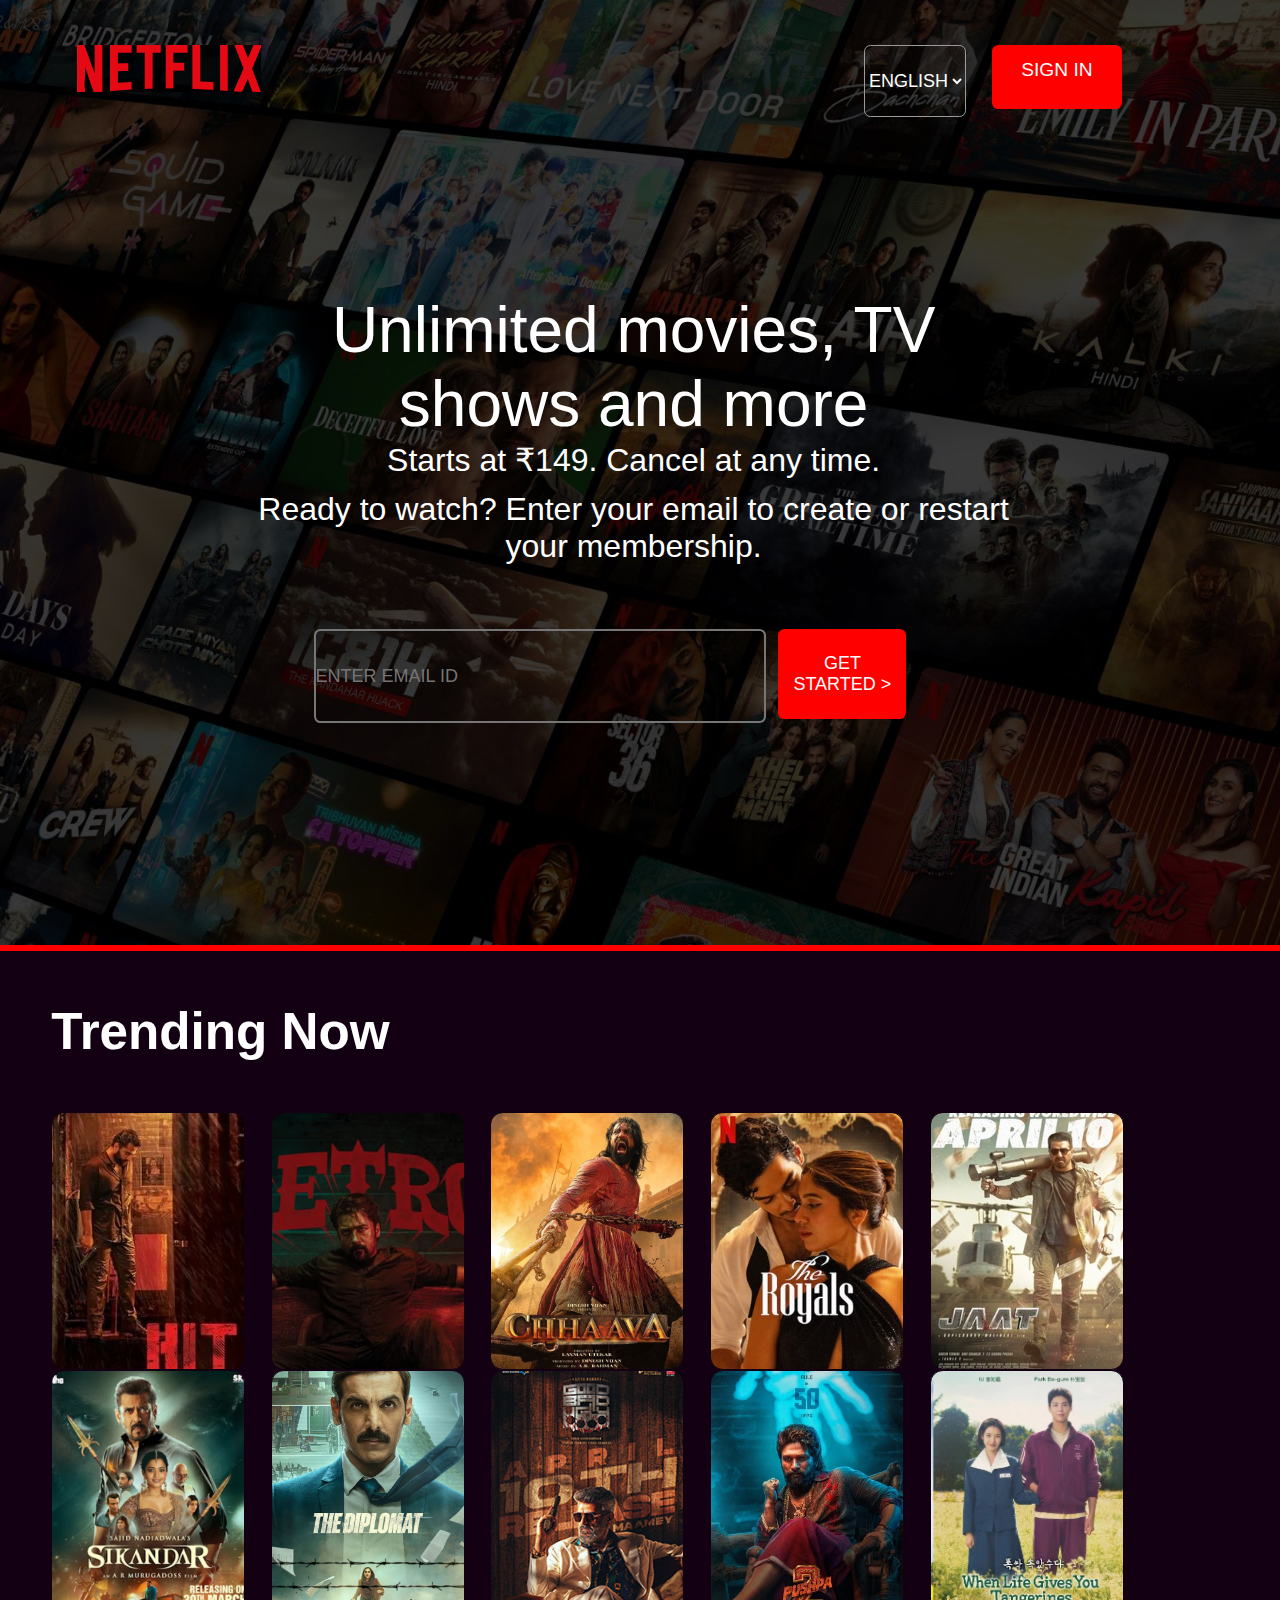
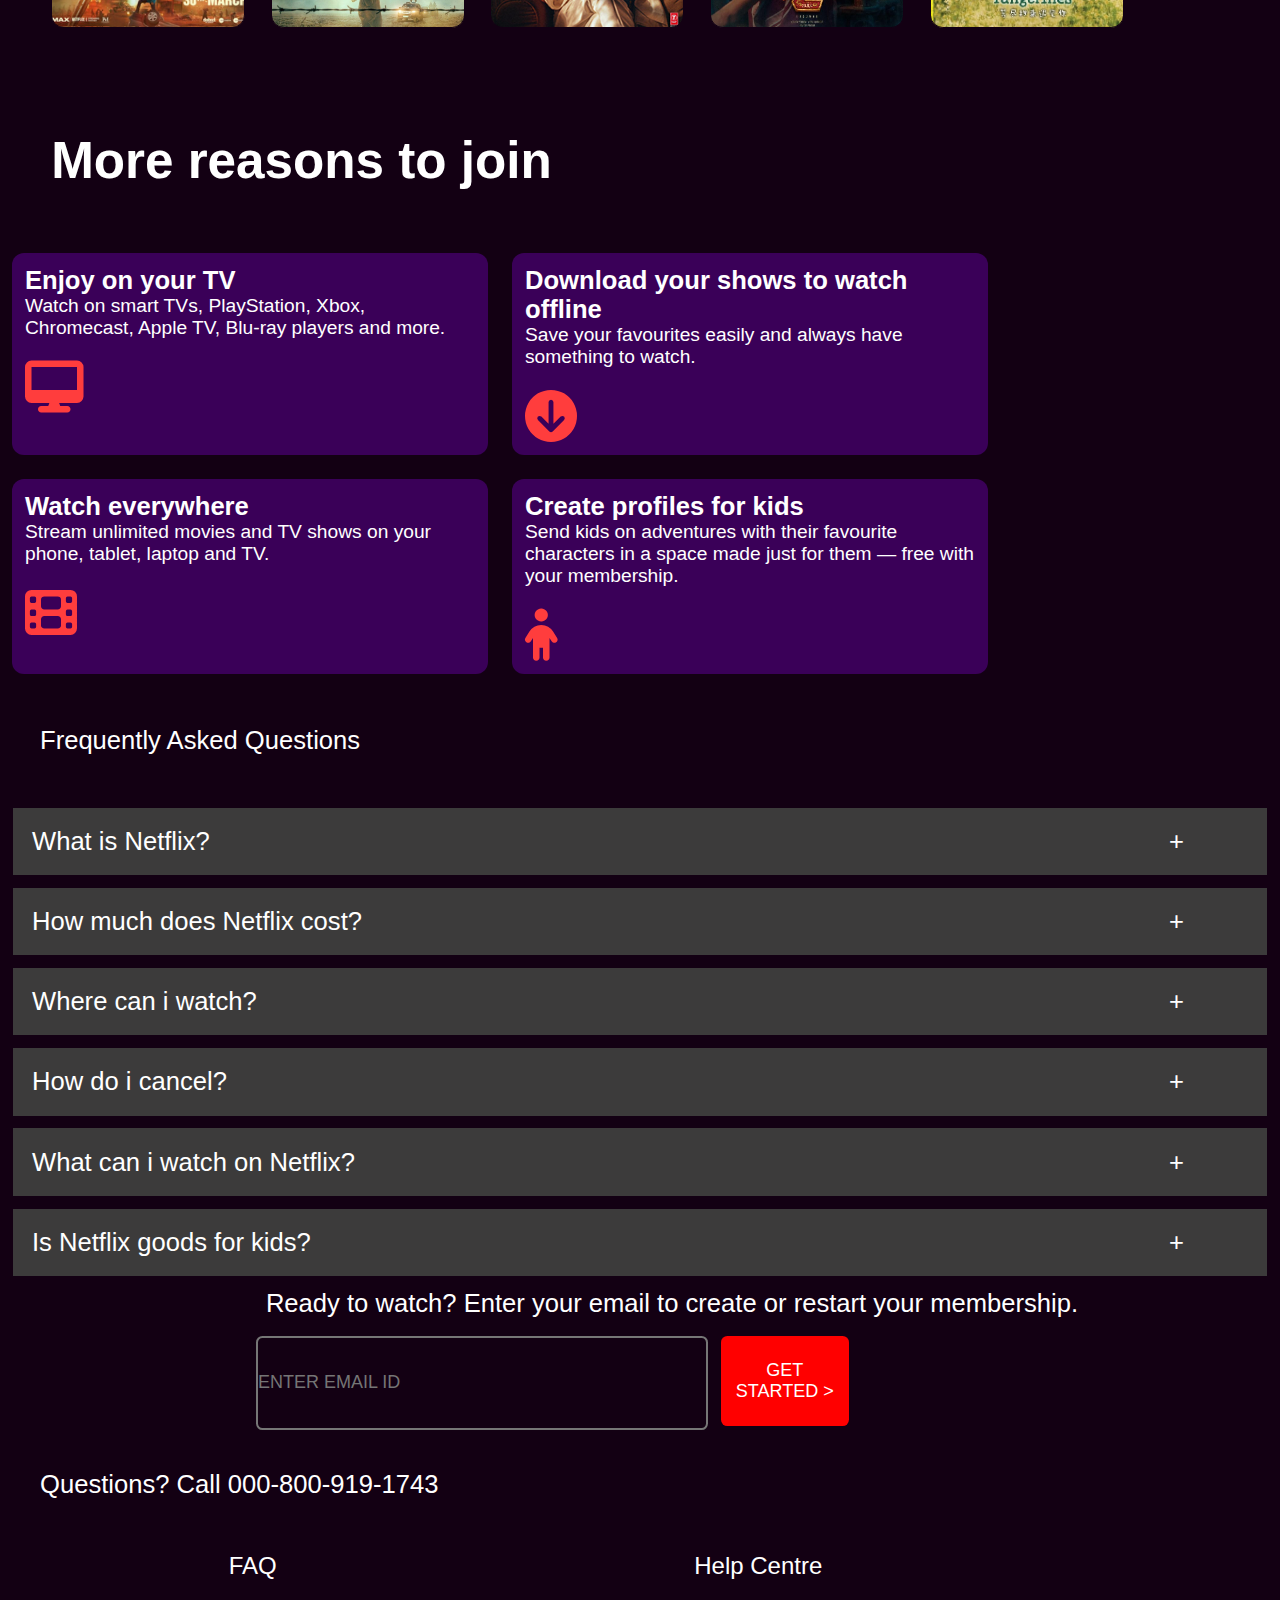
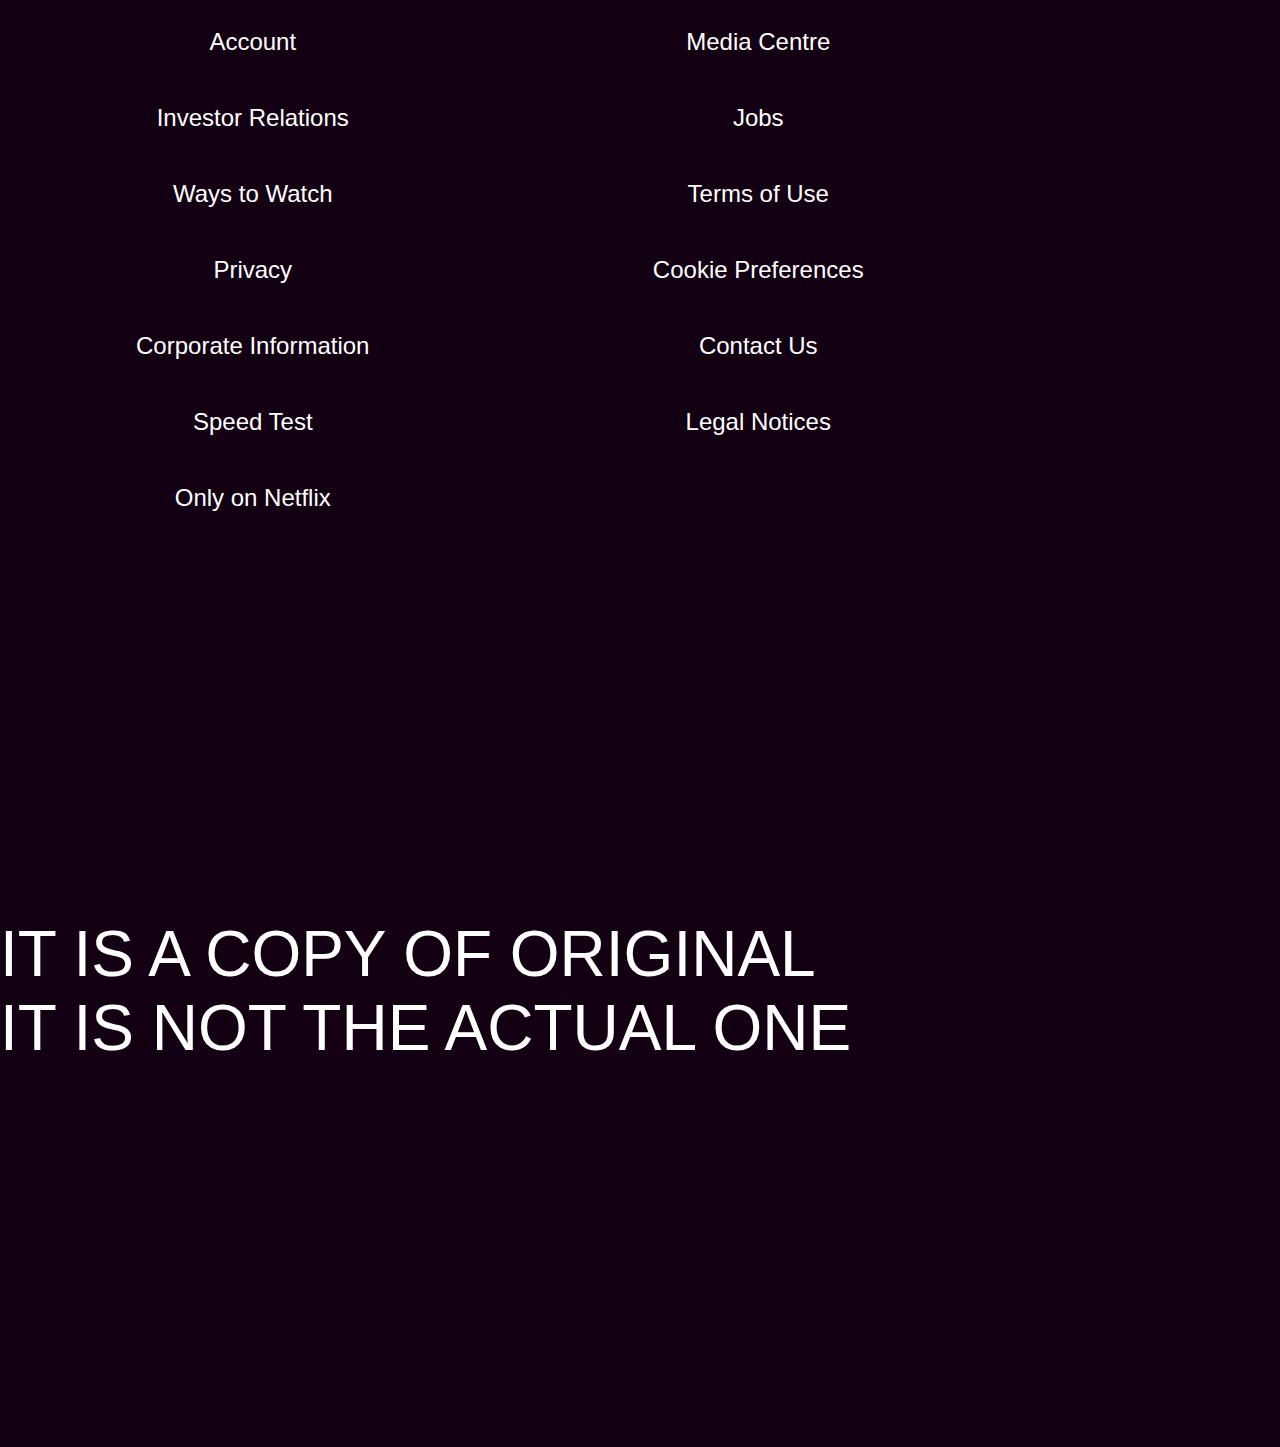
<file: index.html>
<!DOCTYPE html>
<html lang="en">

<head>
    <meta charset="UTF-8">
    <meta name="viewport" content="width=device-width, initial-scale=1.0">
    <title>Document</title>
    <link rel="stylesheet" href="./core/style.css">
    <link rel="stylesheet" href="https://cdnjs.cloudflare.com/ajax/libs/font-awesome/6.5.0/css/all.min.css">
</head>

<body>
    <div class="container">
        <div class="cont1box">
            <div class="box11">
                <div class="box111"><img src="./core/asset/Screenshot 2024-10-20 204530.png" alt=""></div>
            </div>
            <div class="box12">
                <div class="box121"><select name="language" id="language">
                        <option value="ENGLISH"><i class="fa-light fa-language"></i>ENGLISH</option>
                        <option value="HINDI"><i class="fa-light fa-language"></i>HINDI</option>
                    </select></div>
                <div class="box122"><a href="./core/htmlf/signin.html" target="_blank" class="signin">SIGN IN</a></div>
            </div>
        </div>
        <div class="box13">
            <div class="box13x">
                <div class="box131">Unlimited movies, TV shows and more</div>
                <div class="box132">Starts at ₹149. Cancel at any time.</div>
                <div class="box133">Ready to watch? Enter your email to create or restart your membership.</div>
                <div class="loginst">
                    <div><input type="text" id="email" name="email" placeholder="ENTER EMAIL ID"></div>
                    <div><button class="getstarted">GET STARTED ></button></div>
                </div>
            </div>
        </div>
    </div>
    <hr>
    <div class="cont2">
        <div class="box21">
            <h1>Trending Now</h1>
        </div>
        <div class="box22">
            <div class="boxmovie boxmovie1"></div>
            <div class="boxmovie boxmovie2"></div>
            <div class="boxmovie boxmovie3"></div>
            <div class="boxmovie boxmovie4"></div>
            <div class="boxmovie boxmovie5"></div>
            <div class="boxmovie boxmovie6"></div>
            <div class="boxmovie boxmovie7"></div>
            <div class="boxmovie boxmovie8"></div>
            <div class="boxmovie boxmovie9"></div>
            <div class="boxmovie boxmovie10"></div>
        </div>
    </div>
    <div class="cont3">
        <div class="box31">
            <h1>More reasons to join</h1>
        </div>
        <div class="box32">
            <div class="box32x"><span class="larger">Enjoy on your TV</span><br>
                Watch on smart TVs, PlayStation, Xbox, Chromecast, Apple TV, Blu-ray players and more. <div><br><i
                        class="fa-solid fa-desktop"
                        style="color: #ff3d3d; font-size: max(52px,2.7vw);text-align: end;"></i></div>
            </div>
            <div class="box32x"><span class="larger">Download your shows to watch offline</span><br>
                Save your favourites easily and always have something to watch. <div><br><i
                        class="fa-solid fa-circle-arrow-down"
                        style="color: #ff3d3d; font-size: max(52px,2.7vw);text-align: end;"></i></div>
            </div>
            <div class="box32x"><span class="larger">Watch everywhere</span><br>
                Stream unlimited movies and TV shows on your phone, tablet, laptop and TV. <div><br><i
                        class="fa-solid fa-film"
                        style="color: #ff3d3d; font-size: max(52px,2.7vw);text-align: end;"></i></div>
            </div>
            <div class="box32x"><span class="larger">Create profiles for kids</span><br>
                Send kids on adventures with their favourite characters in a space made just for them — free with your
                membership. <div><br><i class="fa-solid fa-child"
                        style="color: #ff3d3d; font-size: max(52px,2.7vw);text-align:end;"></i></div>
            </div>
        </div>
        <div>
            <div class="big1">
                Frequently Asked Questions
            </div>
            <div class="question question1"><button onclick="ques1(`1`)" class="quesbtn">
                    <div>What is Netflix?</div>
                    <div>+</div>
                </button></div>
            <div class="question question2"><button onclick="ques1(`2`)" class="quesbtn">
                    <div>How much does Netflix cost?</div>
                    <div>+</div>
                </button></div>
            <div class="question question3"><button onclick="ques1(`3`)" class="quesbtn">
                    <div>Where can i watch?</div>
                    <div>+</div>
                </button></div>
            <div class="question question4"><button onclick="ques1(`4`)" class="quesbtn">
                    <div>How do i cancel?</div>
                    <div>+</div>
                </button></div>
            <div class="question question5"><button onclick="ques1(`5`)" class="quesbtn">
                    <div>What can i watch on Netflix?</div>
                    <div>+</div>
                </button></div>
            <div class="question question6"><button onclick="ques1(`6`)" class="quesbtn">
                    <div>Is Netflix goods for kids?</div>
                    <div>+</div>
                </button></div>
        </div>
        <div class="big">
            <center>Ready to watch? Enter your email to create or restart your membership.</center>
        </div><br>
        <div class="logstpad">
            <div class="ghost">
                <div>
                    <input type="text" id="email" name="email" placeholder="ENTER EMAIL ID">
                </div>
                <div>
                    <button class="getstarted">GET STARTED ></button>
                </div>
            </div>
        </div>
        <div class="big1">Questions? Call <a href="tel:0008009191743" target="_blank">000-800-919-1743</a></div>
        <div class="box34">
            <div class="box34x"><a href="./core/htmlf/FAQ.html" target="_blank">FAQ</a></div>
            <div class="box34x"><a href="./core/htmlf/Help_Centre.html" target="_blank">Help Centre</a></div>
            <div class="box34x"><a href="./core/htmlf/Account.html" target="_blank">Account</a></div>
            <div class="box34x"><a href="./core/htmlf/Media_Centre.html" target="_blank">Media Centre</a></div>
            <div class="box34x"><a href="./core/htmlf/Investor_Relations.html" target="_blank">Investor Relations</a>
            </div>
            <div class="box34x"><a href="./core/htmlf/Jobs.html" target="_blank">Jobs</a></div>
            <div class="box34x"><a href="./core/htmlf/Ways_to_Watch.html" target="_blank">Ways to Watch</a></div>
            <div class="box34x"><a href="./core/htmlf/Terms_of_Use.html" target="_blank">Terms of Use</a></div>
            <div class="box34x"><a href="./core/htmlf/Privacy.html" target="_blank">Privacy</a></div>
            <div class="box34x"><a href="./core/htmlf/Cookie_Preferences.html" target="_blank">Cookie Preferences</a>
            </div>
            <div class="box34x"><a href="./core/htmlf/Corporate_Information.html" target="_blank">Corporate
                    Information</a></div>
            <div class="box34x"><a href="./core/htmlf/Contact_Us.html" target="_blank">Contact Us</a></div>
            <div class="box34x"><a href="./core/htmlf/Speed_Test.html" target="_blank">Speed Test</a></div>
            <div class="box34x"><a href="./core/htmlf/Legal_Notices.html" target="_blank">Legal Notices</a></div>
            <div class="box34x"><a href="./core/htmlf/Only_on_Netflix.html" target="_blank">Only on Netflix</a></div>
        </div>

    </div>
    <div class="footer">
        <div> </div><br><br><br><br><br>
        <DIV>IT IS A COPY OF ORIGINAL</DIV>
        <div>IT IS NOT THE ACTUAL ONE</div>
    </div>
    <script src="./core/script.js"></script>
</body>

</html>
</file>
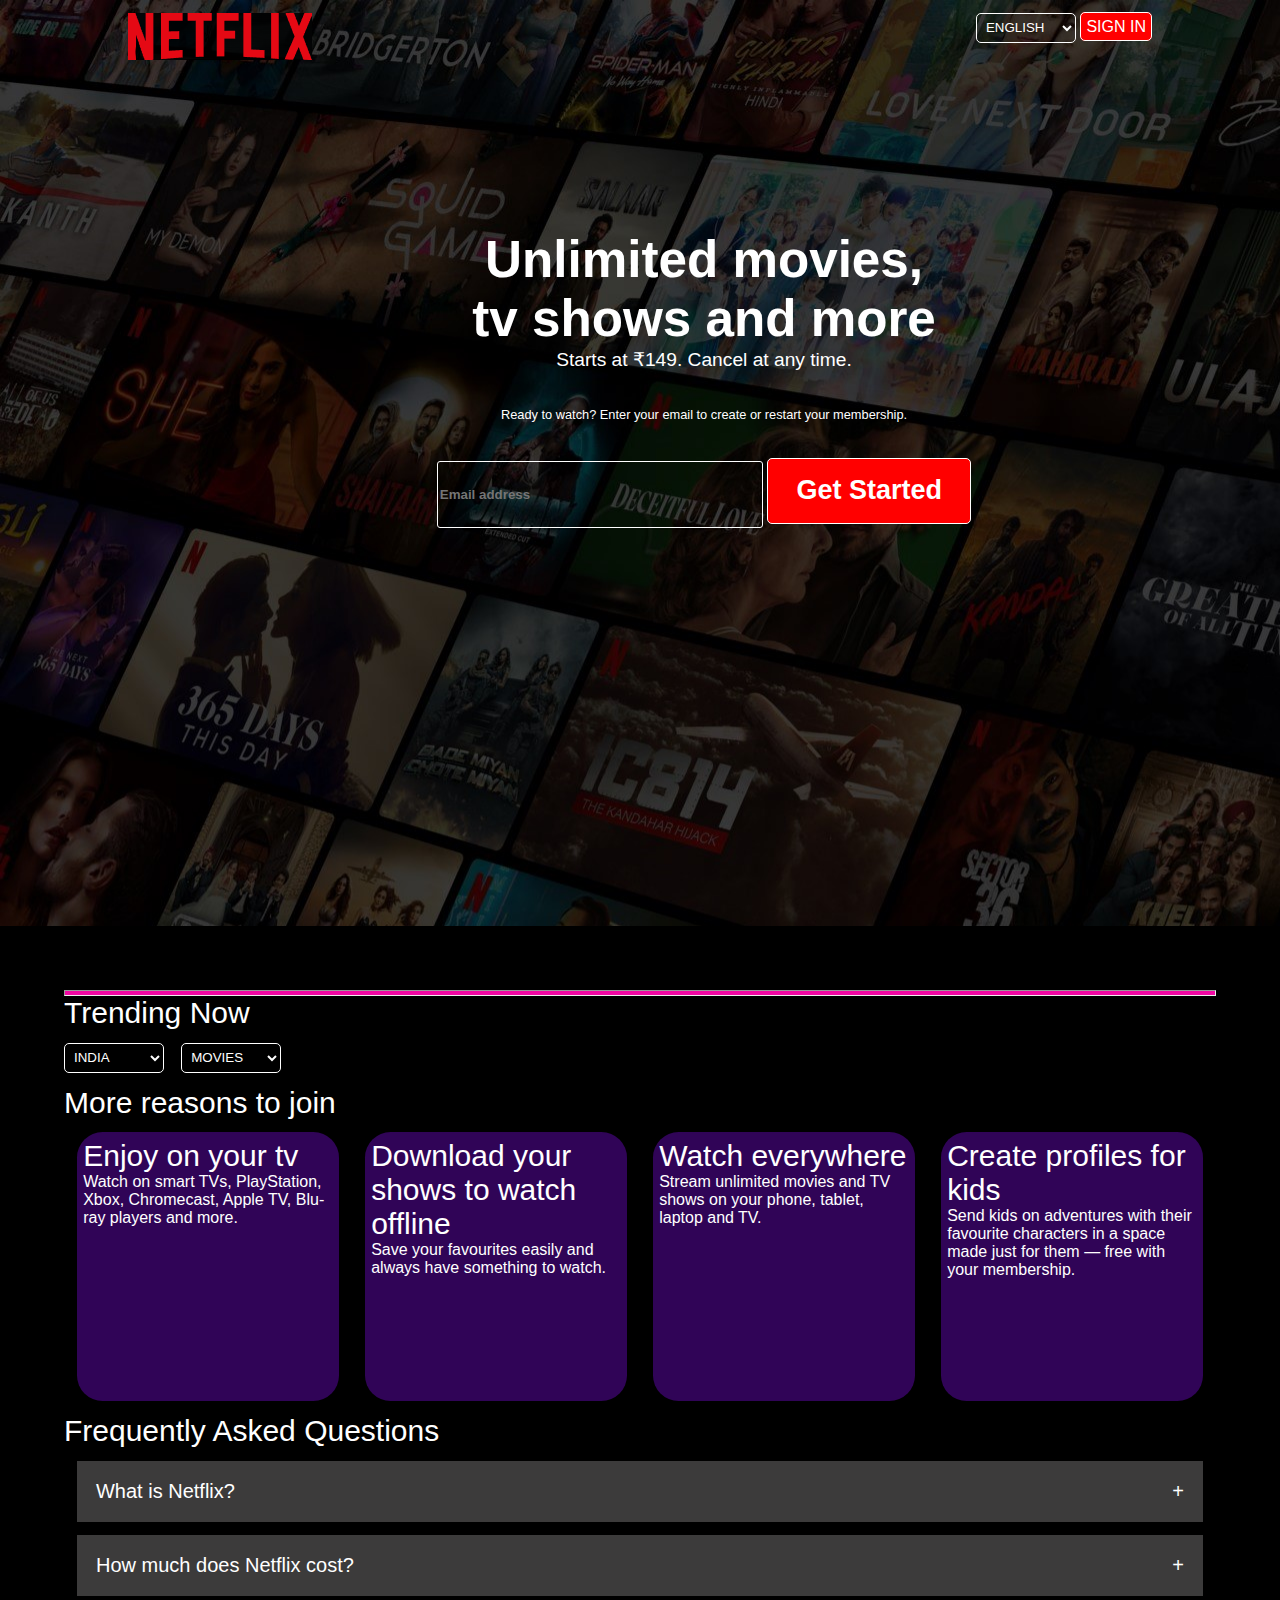
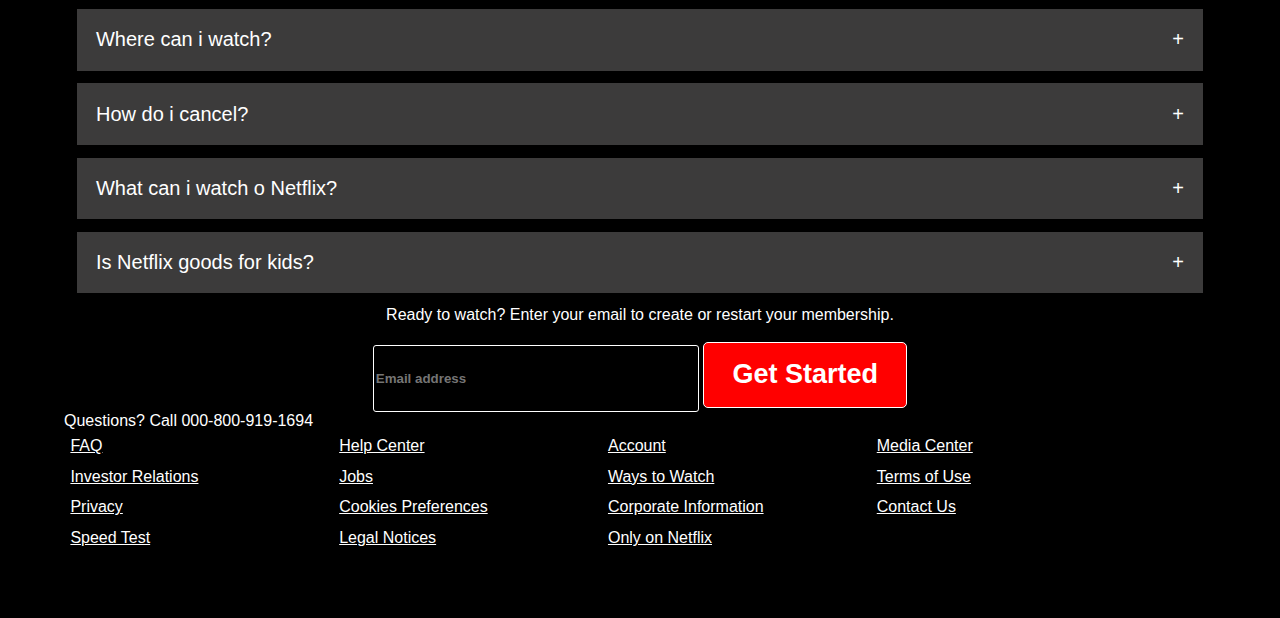
<file: core/asset/netflix.html>
<!DOCTYPE html>
<html lang="en">

<head>
    <meta charset="UTF-8">
    <meta name="viewport" content="width=device-width, initial-scale=1.0">
    <title>Netflix</title>
    <link rel="stylesheet" href="netflix.css">
</head>

<body>
    <div class="base">
        <nav>
            <span class="netf"><img src="Screenshot 2024-10-20 204530.png" alt=""></span>
            <span class="sel"><select name="lang" id="lang">
                    <option value="english">ENGLISH</option>
                    <option value="hindi">HINDI</option>
                </select>
                <a href="">SIGN IN</a>
            </span>
        </nav>
        <div class="main">
            <center>
                <div class="big">Unlimited movies,</div>
                <div class="big">tv shows and more</div>
                <div class="normal">Starts at ₹149. Cancel at any time.</div><br><br>
                <div class="normal1">Ready to watch? Enter your email to create or restart your membership.
                </div><br><br>
                <div>
                    <input type="text" name="email" id="email" placeholder="Email address">
                    <a href="" class="size">Get Started</a>
                </div>
            </center>

        </div>
    </div>
    <div class="nextpage">
        <hr class="hr">
        <div class="white">Trending Now</div>
        <select name="country" id="country" class="country">
            <option value="india">INDIA</option>
            <option value="global">GLOBAL</option>
        </select>
        <select name="movies" id="movies">
            <option value="movies">MOVIES</option>
            <option value="tvshows">TV SHOWS</option>
        </select>
        <div class="white">More reasons to join</div>
        <div class="boxes">
            <div class="box">
                <span class="white">Enjoy on your tv</span><br>
                <span class="whitesmall">Watch on smart TVs, PlayStation, Xbox, Chromecast, Apple TV, Blu-ray players and more.</span>
            </div>
            <div class="box">
                <span class="white">Download your shows to watch offline</span><br>
                <span class="whitesmall">Save your favourites easily and always have something to watch.</span>
            </div>
            <div class="box">
                <span class="white">Watch everywhere</span><br>
                <span class="whitesmall">Stream unlimited movies and TV shows on your phone, tablet, laptop and TV.</span>
            </div>
            <div class="box">
                <span class="white">Create profiles for kids</span><br>
                <span class="whitesmall">Send kids on adventures with their favourite characters in a space made just for them — free with your membership.</span>
            </div>
        </div>
        <div>
            <div class="white">Frequently Asked Questions</div>
            <div class="question"><span>What is Netflix?</span><span class="plus">+</span></div>
            <div class="question"><span>How much does Netflix cost?</span><span class="plus">+</span></div>
            <div class="question"><span>Where can i watch?</span><span class="plus">+</span></div>
            <div class="question"><span>How do i cancel?</span><span class="plus">+</span></div>
            <div class="question"><span>What can i watch o Netflix?</span><span class="plus">+</span></div>
            <div class="question"><span>Is Netflix goods for kids?</span><span class="plus">+</span></div>
        </div>
        <div class="whitesmall">
            <center>Ready to watch? Enter your email to create or restart your membership.</center>
        </div><br>
        <div><center>
            <input type="text" name="email" id="email" placeholder="Email address">
            <a href="" class="size">Get Started</a></center>
        </div>
        <div class="whitesmall">Questions? Call 000-800-919-1694</div>
        <div>
            <div><span class="lastbox">FAQ</span><span class="lastbox">Help Center</span><span class="lastbox">Account</span><span class="lastbox">Media Center</span></div>
            <div><span class="lastbox">Investor Relations</span><span class="lastbox">Jobs</span><span class="lastbox">Ways to Watch</span><span class="lastbox">Terms of Use</span></div>
            <div><span class="lastbox">Privacy</span><span class="lastbox">Cookies Preferences</span><span class="lastbox">Corporate Information</span><span class="lastbox">Contact Us</span></div>
            <div><span class="lastbox">Speed Test</span><span class="lastbox">Legal Notices</span></span><span class="lastbox">Only on  Netflix</span></div>
        </div>
    </div>
</body>

</html>
</file>
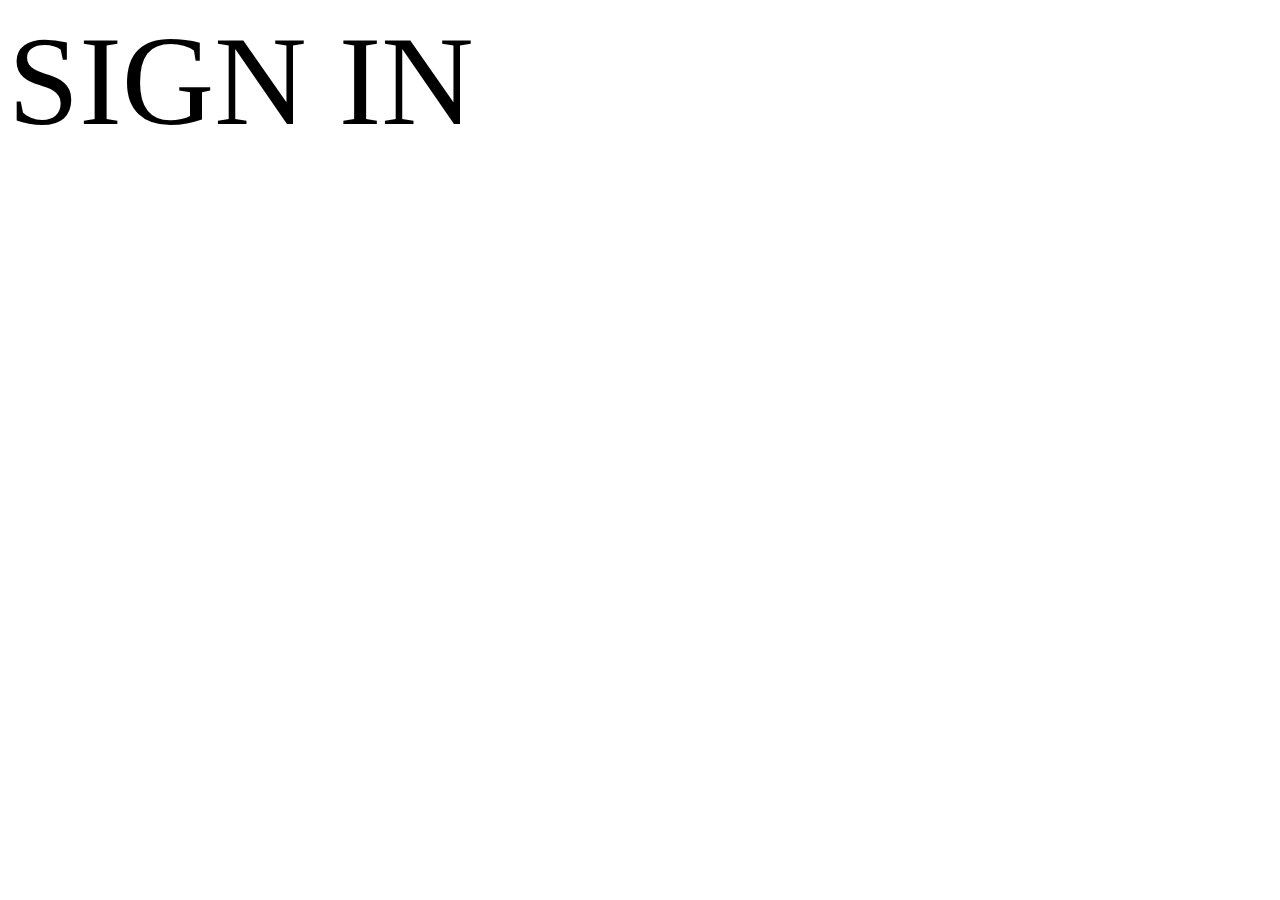
<file: core/htmlf/signin.html>
<!DOCTYPE html>
<html lang="en">
<head>
    <meta charset="UTF-8">
    <meta name="viewport" content="width=device-width, initial-scale=1.0">
    <title>Document</title>
    <style>
        .big{
            font-size: 10vw;
        }
    </style>
</head>
<body>
    <div class="big">SIGN IN</div>
</body>
</html>
</file>
<file: core/style.css>
* {
    margin: 0;
    padding: 0;
    color: white;
    font-family:Verdana, Geneva, Tahoma, sans-serif;
}

body {

    overflow-y: scroll;
}
a{
    text-decoration: none;
    display: inline-block;
}

.container {
    background-image: url(asset/base.jpg);
    background-size: cover;
    background-repeat: no-repeat;
    background-position: center;
    height: 100vh;
    display: flex;
    flex-wrap: wrap;
    padding-top: 5vh;

}

.cont1box {
    display: flex;
    flex-wrap: wrap;
}

.box11 {
    margin-left: 6vw;
    width: max(300px, 40.5vw);
    height: 10vmin;
}

.box12 {
    margin-left: 6vw;
    margin-right: 6vw;
    width: max(300px, 40.5vw);
    height: 10vmin;
    display: flex;
    flex-wrap: wrap;
}

.box121 {

    margin-right: 2vmax;
    margin-left: 15vw;
    margin-top: 0;
}

select {
    background-color: rgba(240, 248, 255, 0);
    width: max(8vw, 100px);
    height: 8vmin;
    border: 1px solid rgb(155, 155, 155);
    border-radius: 0.5vw;
    font-size: max(18px, 1.3vw);
}

option {
    color: rgb(0, 0, 0);
    font-size: max(18px, 2vw);
}

.signin {
    text-align: center;
    background-color: #ff0000;
    width: max(8vw, 100px);
    height: 4vmin;
    font-size: max(18px, 1.5vw);
    padding: max(6px, 1vw);
    border: 0.1px solid rgba(0, 0, 0, 0);
    border-radius: 0.5vw;
}

.box13 {
    width: 99vw;
    height: 84vh;
    display: grid;
    grid-template-areas: "waste want want want waste";
}

.box13x {
    width: max(60vw, 360px);
    grid-area: want;
}

.box131 {
    font-size: max(5vw, 30px);
    text-align: center;
}

.box132 {
    font-size: max(2.5vw, 18px);
    text-align: center;
    margin-bottom: 1vw;
}

.box133 {
    font-size: max(2.5vw, 18px);
    text-align: center;
}

.loginst{
    display: flex;
    flex-wrap: wrap;
    padding: 5vw;
}
input {
    border: 2px solid rgb(118, 118, 118);
    border-radius: .5vw;
    width: max(35vw, 100px);
    height: 10vh;
    font-size: max(18px,1vw);
    background-color: rgba(240, 248, 255, 0);
}

.getstarted{
    margin-left: 1vw;
    border: .1px solid rgba(244, 165, 96, 0);
    border-radius: .5vw;
    padding: 0.8vw;
    width: max(10vw, 100px);
    height: 10vh;
    font-size: max(18px,1vw);
    background-color: #ff0000;
}

hr {
    border: 3px solid #ff0000;
}

.box21 {
    padding: 4vmax;
    font-size: 2vmax;
}

.cont2 {
    background-color: rgb(19, 0, 19);
}

.box22 {
    padding: 4vmax;
    padding-top: 0;
    display: flex;
    flex-wrap: wrap;
}

.boxmovie1 {
    background-image: url(asset/movie/dMxentLHEJPBMQCPXHrUKluODpe.webp);
}

.boxmovie2 {
    background-image: url(asset/movie/ENT_1_-_F_1_1748256991152.avif);
}

.boxmovie3 {
    background-image: url(asset/movie/45379e75658d39bd42a97c1a873c4cc7.jpg);
}

.boxmovie4 {
    background-image: url(asset/movie/The_Royals_\(2025_TV_series\).jpg);
}

.boxmovie5 {
    background-image: url(asset/movie/Jaat_film_poster.jpg);
}

.boxmovie6 {
    background-image: url(asset/movie/Sikandar_2025_film_poster.jpg);
}

.boxmovie7 {
    background-image: url(asset/movie/thediplomat.jpeg);
}

.boxmovie8 {
    background-image: url(asset/movie/Good_Bad_Ugly_poster.jpg);
}

.boxmovie9 {
    background-image: url(asset/movie/0a24544308ce3e26c07d1731d9c9bd77.jpg);
}

.boxmovie10 {
    background-image: url(asset/movie/71boLb-SEhL.jpg);
}

.boxmovie {
    border: 1px solid rgb(19, 0, 19);
    margin-right: 2vmax;
    border-radius: 1vmax;
    width: 15vmax;
    height: 20vmax;
    background-size: cover;
    background-repeat: no-repeat;
    background-position: center;
}

.cont3 {
    background-color: rgb(19, 0, 19);
}

.box31 {
    padding: 4vmax;
    font-size: 2vmax;
}
.box32{
    display: flex;
    flex-wrap: wrap;
}
.box32x{
    border: 1px solid rgba(0, 0, 0, 0);
    border-radius: 12px;
    padding: 12px;
    margin: 12px;
    width: max(450px,23.4vw);
    font-size: max(18px,1.5vw);
    background-color: rgb(58, 0, 88);
}
.larger{
    font-size: max(24px,2vw);
    font-weight: 800;
}
.logstpad{
    display: grid;
    grid-template-areas: "waste want want want waste";
    
}
.ghost{
    display: flex;
    flex-wrap: wrap;
    width: max(60vw, 360px);
    grid-area: want;

}
.question{
    margin: 1vw;
    color: white;
    background-color: rgb(60, 59, 59);
    font-size: max(24px,2vmax);
}
.quesbtn{
    display: flex;
    padding: 1.5vw;
    justify-content: space-between;
    width: max(93vw,360px);
    font-size: 2vw;
    background-color: rgb(60, 59, 59);
    border: none;
}
.question:hover{
    background-color: rgb(108, 108, 108);
}
.quesbtn:hover{
    background-color: rgb(108, 108, 108);
}
.fullques{
    margin: 1vw;
    padding: 1.5vw;
    color: white;
    font-size: 2vw;
    background-color: rgb(60, 59, 59);
    border: none;
}
.big{
    padding-left: 5vw;
    font-size: max(2vw,18px);
}
.box34{
    display: flex;
    flex-wrap: wrap;
}
.box34x{
    width:max(479.5px,24vw);
    height: max(50px,2.65vw);
    font-size: max(24px,1.3vw);
    padding: max(13px,0.32vw);
    text-align: center;
}
.big1{
    padding-left: 5vw;
    font-size: max(2vw,18px);
    padding: max(40px,2vw);

}
.big2{
    font-size: 5vw;
    color: #ff0000;
}

.footer{
    height: 100vh;
    font-size: 5vw;
    background-color: rgb(19, 0, 19);
}
</file>
<file: core/asset/netflix.css>
*{
    margin: 0;
    font-family:Netflix Sans,Helvetica Neue,Segoe UI,Roboto,Ubuntu,sans-serif;

}
.base{
    background-image: url(base.jpg);
    width: 80vw;
    height: 100vh;
    object-fit: cover;
    padding: 1vw;
    padding-left: 10vw;
    padding-right: 10vw;
}
select{
    display: inline;
    border: 1px solid white;
    border-radius: 5px;
    background-color: rgba(238, 130, 238, 0);
    color: white;
    font-weight: 300;
    padding: 5px;
    height: 30px;
    width:100px;
}
a{
    border: 1px solid white;
    border-radius: 5px;
    background-color: rgb(255, 0, 0);
    color: white;
    font-weight: 300;
    padding: 5px;
    text-decoration: none;
    height: 30px;
    width:100px;
}
option{
    background-color: white;
    color: black;
}

nav{
    display: flex;
    justify-content: space-between;
}
.main{
    width: 90vw;
    height: 70vh;
    align-content: center;
    color: white;
}
.big{
    font-weight: bold;
    font-size: 4vw;
}
.normal{
    font-size: 1.5vw;
}
.normal1{
    font-size: 1vw;
}
input{
    width: 25vw;
    height: 7vh;
    color: white;
    background-color: rgba(250, 235, 215, 0);
    font-weight: bold;
    border: 1px solid white;
    border-radius: 3px;
}
.size{
    display: inline-block;
    align-content: center;
    font-size:3vh;
    font-weight: bold;
    width: 15vw;
    height: 6vh;
}
.netf{
    width: 9vw;
}
hr{
    background-color: rgb(241, 8, 163);
    height: 0.5vh;
}
.nextpage{
    background-color: black;
    padding: 5vw;
    width: 90vw;
}
.white{
    color: white;
    font-size: 30px;
}
.country{
    margin: 1vw;
    margin-left: 0px;
}
.boxes{
    
    display: flex;
}
.box{
    width: 20vw;
    height: 20vw;
    border-radius: 2vw;
    background-color: rgb(48, 4, 87);
    margin: 1vw;
    padding: 0.5vw;
}
.whitesmall{
    color: white;
}
.question{
    display: flex;
    justify-content: space-between;
    margin: 1vw;
    padding: 1.5vw;
    color: white;
    background-color: rgb(60, 59, 59);
    font-size: 20px;
}
.lastbox{
    display: inline-block;
    color: white;
    width: 20vw;
    margin: 0.5vw;
    text-decoration: underline;
}
</file>
